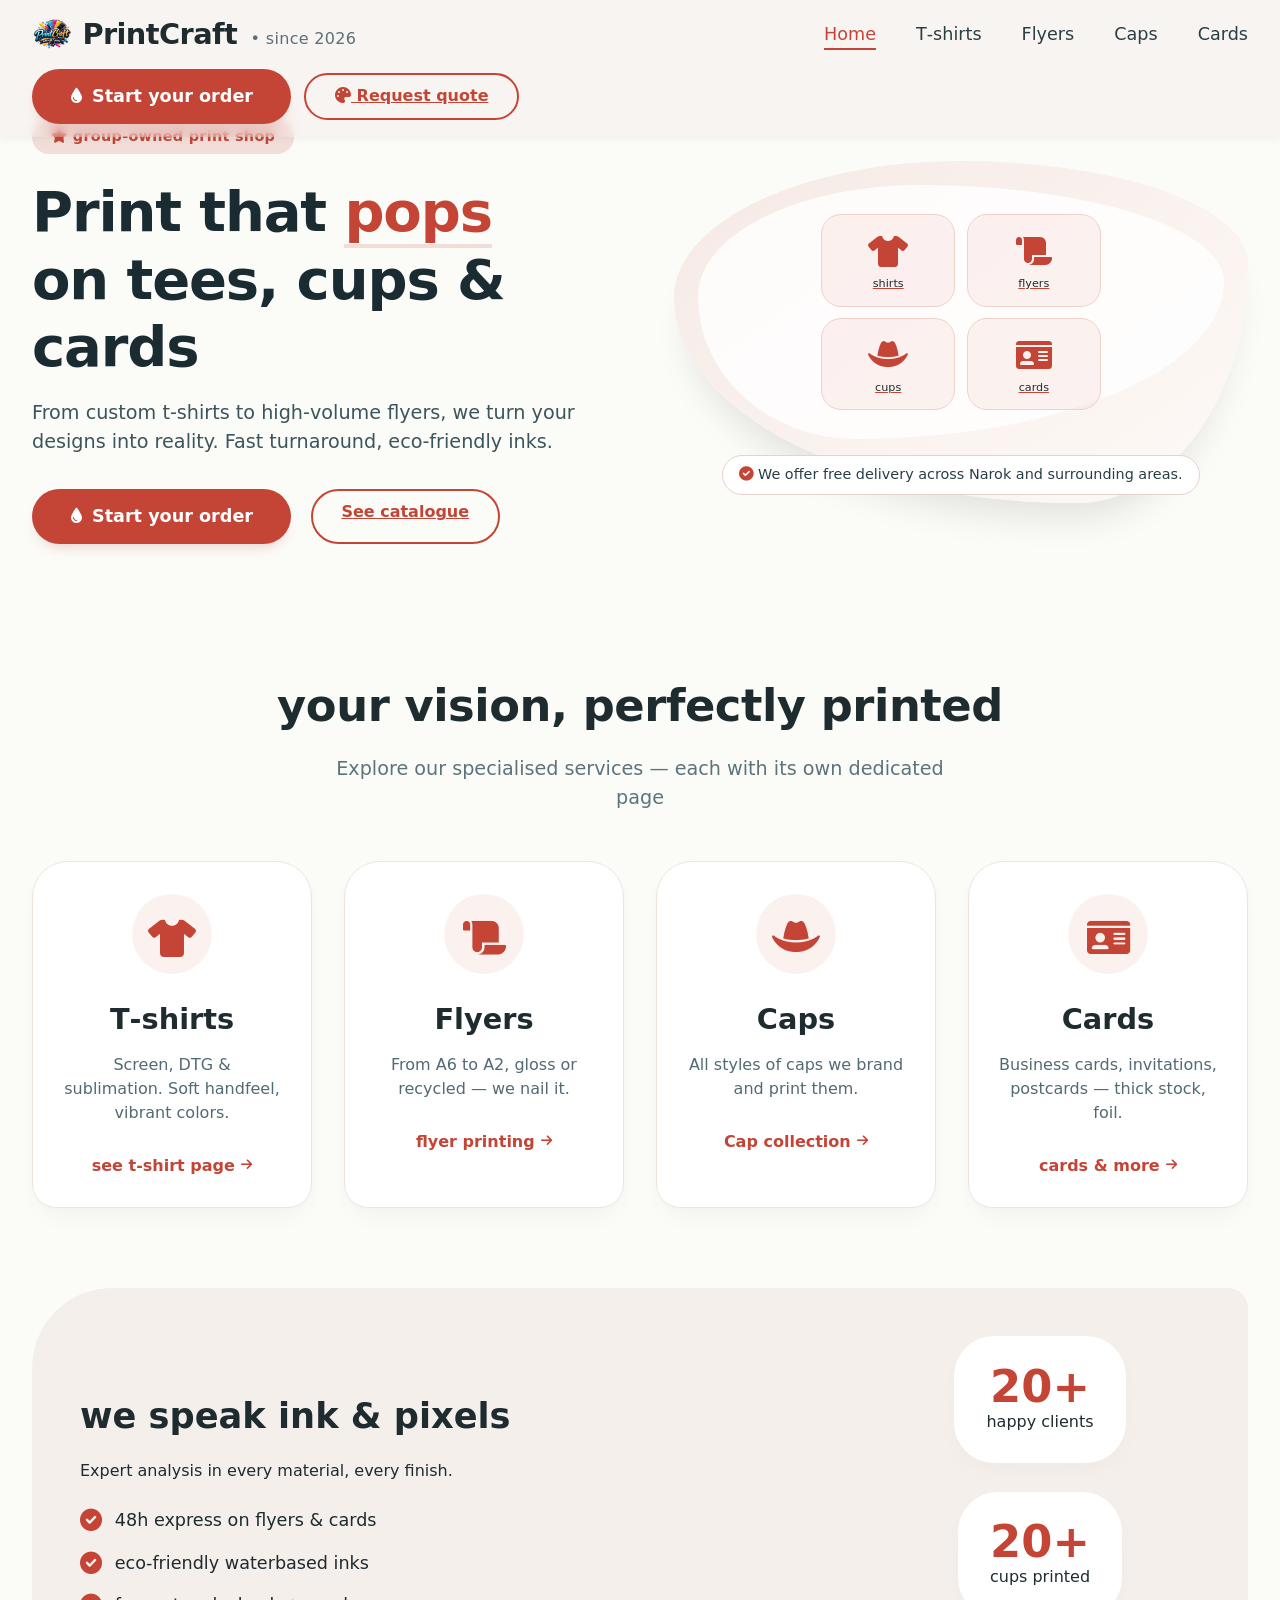
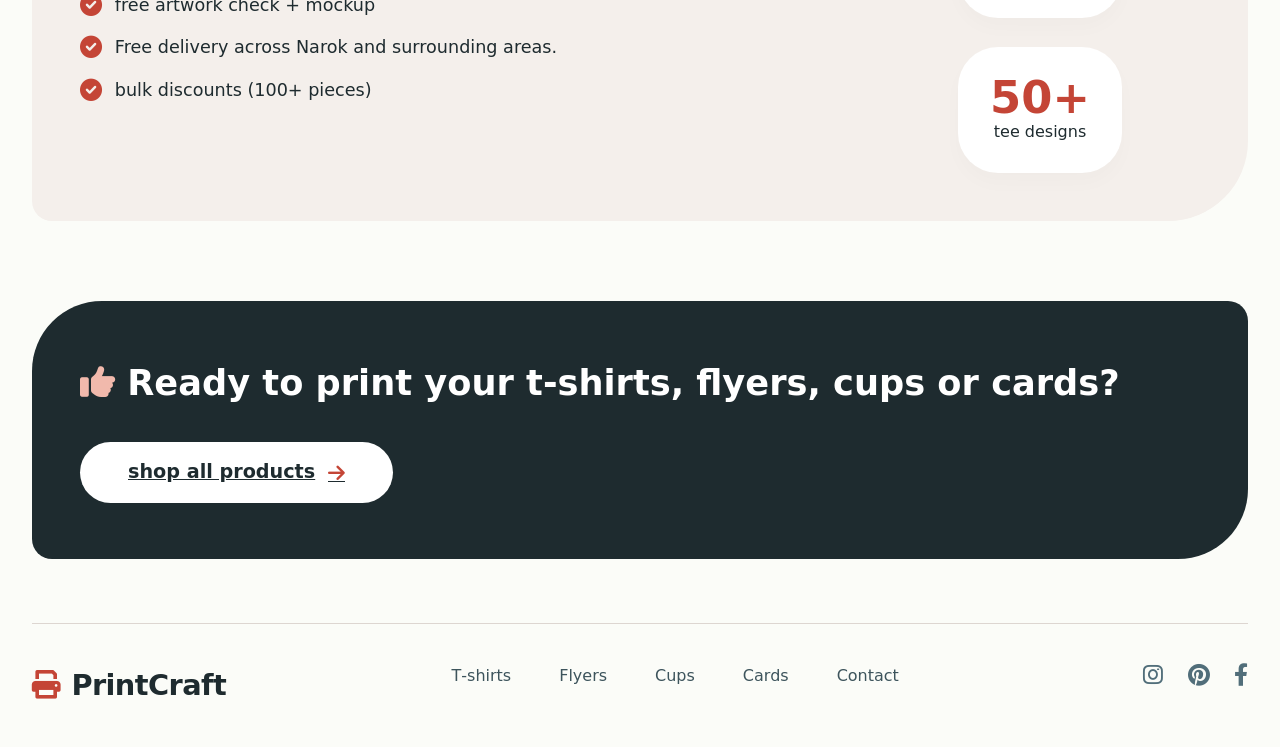
<file: index.html>
<!DOCTYPE html>
<html lang="en">

<head>
  <meta charset="UTF-8">
  <meta name="viewport" content="width=device-width, initial-scale=1.0">
  <title>PrintCraft · Instant printing</title>

  <link rel="stylesheet" href="style.css">
  <link rel="stylesheet" href="https://cdnjs.cloudflare.com/ajax/libs/font-awesome/6.0.0-beta3/css/all.min.css">
</head>

<body>
  <div class="container">

    <nav class="navbar">
  <div class="logo">
    <img src="/images/image-fotor-bg-remover-2026031515543.png" alt="PrintCraft Logo" width="40" height="40">
    <span>PrintCraft <small>• since 2026</small></span>
  </div>

  <!-- Hidden checkbox for mobile menu -->
  <input type="checkbox" id="menuToggle" class="menu-toggle-checkbox">

  <!-- Menu icon (label for checkbox) -->
  <label for="menuToggle" class="menu-icon">
    <i class="fas fa-bars"></i>
  </label>

  <ul class="nav-links">
    <li><a href="index.html" class="active">Home</a></li>
    <li><a href="t-shirts.html">T‑shirts</a></li>
    <li><a href="flyers.html">Flyers</a></li>
    <li><a href="caps.html">Caps</a></li>
    <li><a href="cards.html">Cards</a></li>
    <!-- Mobile buttons -->
    <li class="mobile-only"><a href="t-shirts.html" class="btn-primary mobile-btn"><i class="fas fa-droplet"></i>
        Start your order</a></li>
    <li class="mobile-only"><a
        href="https://wa.me/0116318338?text=Hello%2C%20I'd%20like%20to%20request%20a%20quote%20for%20printing%20services"
        class="btn-outline mobile-btn" target="_blank"><i class="fas fa-palette"></i> Request quote</a></li>
  </ul>

  <!-- Desktop buttons -->
  <div class="desktop-buttons">
    <a href="t-shirts.html" class="btn-primary"><i class="fas fa-droplet"></i> Start your order</a>
    <a href="https://wa.me/0116318338?text=Hello%2C%20I'd%20like%20to%20request%20a%20quote%20for%20printing%20services"
      class="btn-outline" target="_blank"><i class="fas fa-palette"></i> Request quote</a>
  </div>
</nav>
    <!-- hero section -->
    <div class="hero">
      <div class="hero-content">
        <span class="badge"><i class="fas fa-star"></i> group-owned print shop</span>
        <h1>Print that <i>pops</i> <br>on tees, cups & cards</h1>
        <p>From custom t‑shirts to high‑volume flyers, we turn your designs into reality. Fast turnaround, eco‑friendly
          inks.</p>
        <div class="hero-cta">
          <a href="t-shirts.html" class="btn-primary"><i class="fas fa-droplet"></i> Start your order</a>
          <a href="t-shirts.html" class="btn-outline">See catalogue</a>
        </div>
      </div>
      <div class="hero-image">
        <div class="print-mock">
          <div class="mock-grid">
            <a href="/t-shirts.html" class="mock-item"><i class="fas fa-tshirt"></i><span>shirts</span></a>
            <a href="/flyers.html" class="mock-item"><i class="fas fa-scroll"></i><span>flyers</span></a>
            <a href="/cards.html" class="mock-item"><i class="fas fa-hat-cowboy"></i><span>cups</span></a>
            <a href="/cards.html" class="mock-item"><i class="fas fa-id-card"></i><span>cards</span></a>
          </div>
        </div>
        <div class="image-note">
          <i class="fas fa-check-circle" style="color:#c44536;"></i> We offer free delivery across Narok and surrounding
          areas.
        </div>
      </div>
    </div>


    <!-- services grid -->
    <div class="section-header">
      <h2>your vision, perfectly printed</h2>
      <p>Explore our specialised services — each with its own dedicated page</p>
    </div>

    <div class="services-grid">
      <!-- T-SHIRTS card -->
      <div class="service-card">
        <div class="service-icon"><i class="fas fa-tshirt"></i></div>
        <h3>T‑shirts</h3>
        <p>Screen, DTG & sublimation. Soft handfeel, vibrant colors.</p>
        <a href="t-shirts.html" class="card-link">see t‑shirt page <i class="fas fa-arrow-right"></i></a>
      </div>
      <!-- FLYERS card -->
      <div class="service-card">
        <div class="service-icon"><i class="fas fa-scroll"></i></div>
        <h3>Flyers</h3>
        <p>From A6 to A2, gloss or recycled — we nail it.</p>
        <a href="flyers.html" class="card-link">flyer printing <i class="fas fa-arrow-right"></i></a>
      </div>
      <!-- CUPS card -->
      <div class="service-card">
        <div class="service-icon">
          <i class="fas fa-hat-cowboy"></i>
        </div>
      
        <h3>Caps</h3>
        <p>All styles of caps we brand and print them.</p>
      
        <a href="caps.html" class="card-link">
          Cap collection <i class="fas fa-arrow-right"></i>
        </a>
      </div>
      <!-- CARDS card -->
      <div class="service-card">
        <div class="service-icon"><i class="fas fa-id-card"></i></div>
        <h3>Cards</h3>
        <p>Business cards, invitations, postcards — thick stock, foil.</p>
        <a href="cards.html" class="card-link">cards & more <i class="fas fa-arrow-right"></i></a>
      </div>
    </div>

    <!-- feature / why us -->
    <div class="feature-row">
      <div class="feature-text">
        <h3>we speak ink & pixels</h3>
        <p>Expert analysis in every material, every finish.</p>
        <ul>
          <li><i class="fas fa-check-circle"></i> 48h express on flyers & cards</li>
          <li><i class="fas fa-check-circle"></i> eco‑friendly waterbased inks</li>
          <li><i class="fas fa-check-circle"></i> free artwork check + mockup</li>
          <li><i class="fas fa-check-circle"></i> Free delivery across Narok and surrounding areas.</li>
          <li><i class="fas fa-check-circle"></i> bulk discounts (100+ pieces)</li>
        </ul>
      </div>
      <div class="feature-stats">
        <div class="stat">
          <div class="number">20+</div>
          <div>happy clients</div>
        </div>
        <div class="stat">
          <div class="number">20+</div>
          <div>cups printed</div>
        </div>
        <div class="stat">
          <div class="number">50+</div>
          <div>tee designs</div>
        </div>
      </div>
    </div>

    <!-- CTA banner -->
    <div class="cta-banner">
      <h2><i class="fas fa-thumbs-up"></i> Ready to print your t‑shirts, flyers, cups or cards?</h2>
      <a href="t-shirts.html" class="cta-button">shop all products <i class="fas fa-arrow-right"></i></a>
    </div>

    <footer class="footer">
      <div class="logo">
        <i class="fas fa-print"></i>
        <span>PrintCraft</span>
      </div>
      <div class="footer-links">
        <a href="t-shirts.html">T‑shirts</a>
        <a href="flyers.html">Flyers</a>
        <a href="cups.html">Cups</a>
        <a href="cards.html">Cards</a>
        <a href="https://wa.me/0116318338?text=Hello%2C%20I'd%20like%20to%20contact%20PrintCraft"
          target="_blank">Contact</a>
      </div>
      <div class="social">
        <a href="#" target="_blank"><i class="fab fa-instagram"></i></a>
        <a href="#" target="_blank"><i class="fab fa-pinterest"></i></a>
        <a href="#" target="_blank"><i class="fab fa-facebook-f"></i></a>
      </div>
    </footer>
  </div>
</body>

</html>
</file>
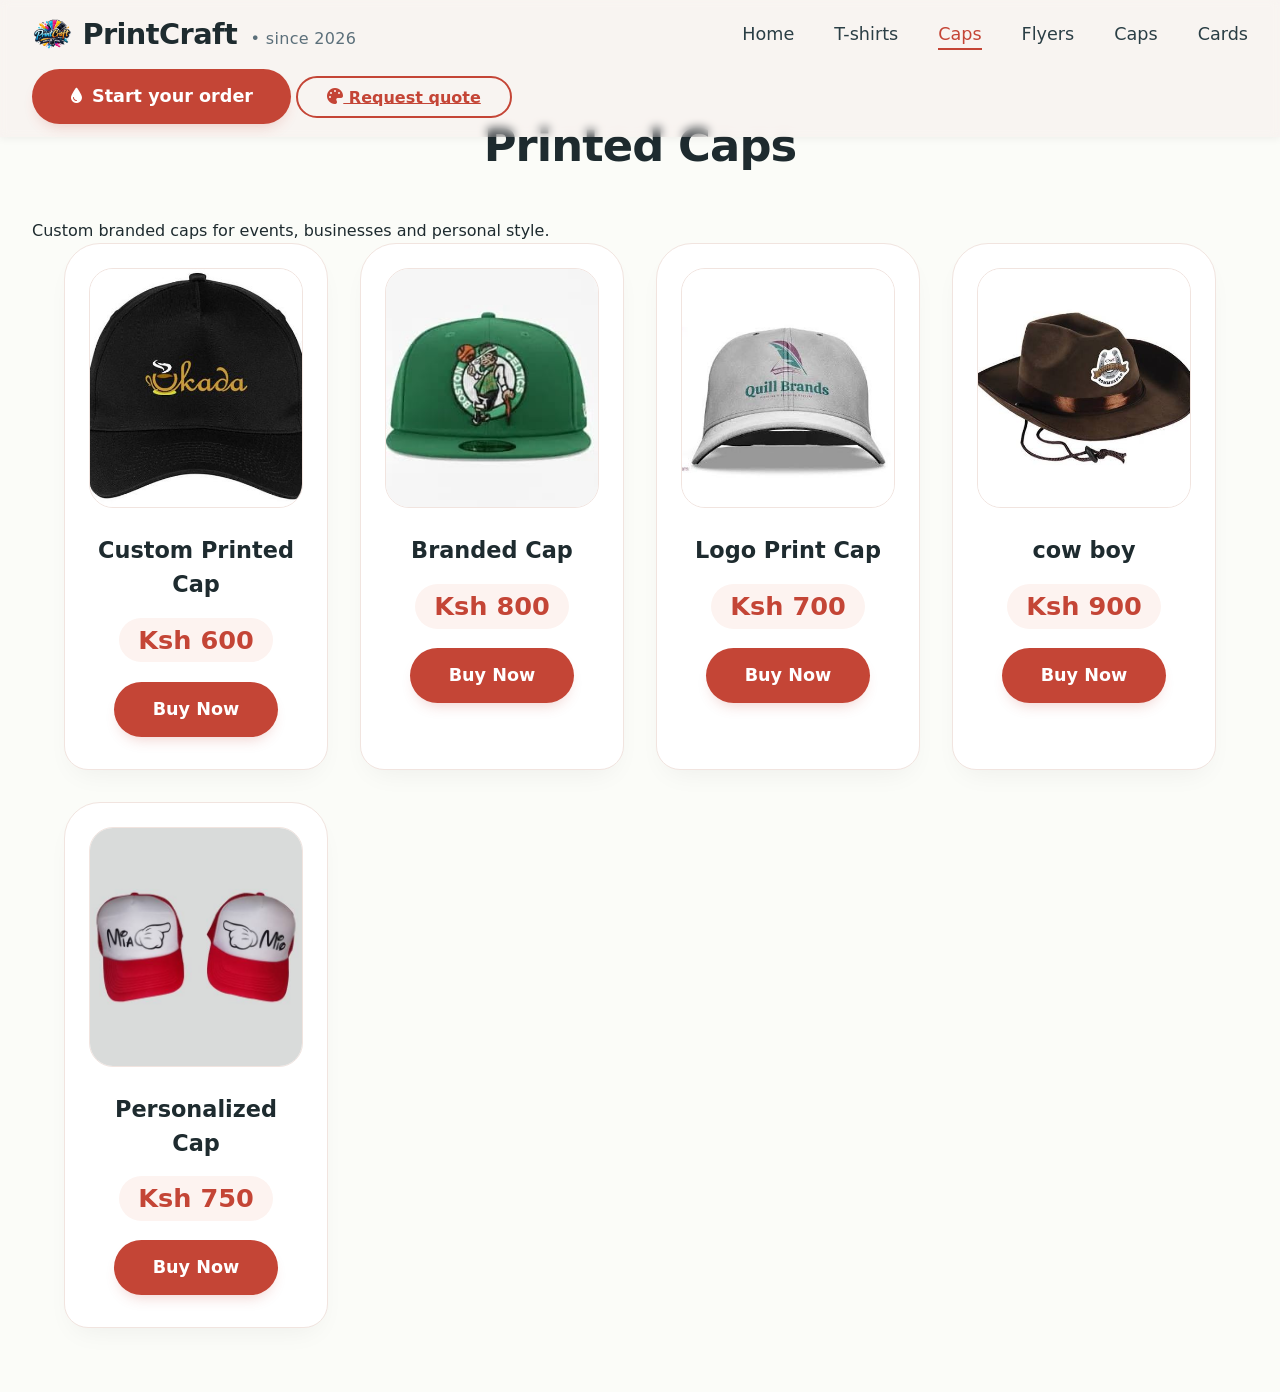
<file: caps.html>
<!DOCTYPE html>
<html lang="en">
<head>
<meta charset="UTF-8">
<meta name="viewport" content="width=device-width, initial-scale=1.0">
<title>Printed Caps | PrintCraft</title>

<link rel="stylesheet" href="style.css">

<link rel="stylesheet" href="https://cdnjs.cloudflare.com/ajax/libs/font-awesome/6.0.0-beta3/css/all.min.css">

</head>

<body>

<!-- NAVBAR -->
<nav class="navbar">

<div class="logo">
<img src="/images/image-fotor-bg-remover-2026031515543.png" alt="PrintCraft Logo" width="40" height="40">
<span>PrintCraft <small>• since 2026</small></span>
</div>

<ul class="nav-links">
<li><a href="index.html">Home</a></li>
<li><a href="t-shirts.html">T-shirts</a></li>
<li><a href="caps.html" class="active">Caps</a></li>
<li><a href="flyers.html">Flyers</a></li>
<li><a href="caps.html">Caps</a></li>
<li><a href="cards.html">Cards</a></li>
</ul>

<div class="nav-buttons">

<a href="https://wa.me/0116318338?text=Hello%20PrintCraft%2C%20I%20want%20to%20start%20an%20order" class="btn-primary">
<i class="fas fa-droplet"></i> Start your order
</a>

<a href="https://wa.me/0116318338?text=Hello%20PrintCraft%2C%20I%20want%20a%20quote" class="btn-outline">
<i class="fas fa-palette"></i> Request quote
</a>

</div>

</nav>


<!-- PAGE CONTENT -->

<div class="container">

<h1 class="page-title">Printed Caps</h1>

<p class="page-subtitle">
Custom branded caps for events, businesses and personal style.
</p>


<!-- PRODUCTS GRID -->

<div class="products-grid">


<!-- PRODUCT 1 -->

<div class="service-card">

<img src="/images/cap 1.jpeg" alt="Custom Cap">

<h3>Custom Printed Cap</h3>

<p class="price">Ksh 600</p>

<a href="https://wa.me/0116318338?text=I'm%20interested%20in%20the%20Custom%20Printed%20Cap%20-%20Ksh%20600"
class="btn-primary"
target="_blank">

Buy Now

</a>

</div>


<!-- PRODUCT 2 -->

<div class="service-card">

<img src="/images/cap m3.jpeg" alt="Branded Cap">

<h3>Branded Cap</h3>

<p class="price">Ksh 800</p>

<a href="https://wa.me/0116318338?text=I'm%20interested%20in%20the%20Branded%20Cap%20-%20Ksh%20800"
class="btn-primary"
target="_blank">

Buy Now

</a>

</div>


<!-- PRODUCT 3 -->

<div class="service-card">

<img src="/images/cap m7.jpeg" alt="Logo Cap">

<h3>Logo Print Cap</h3>

<p class="price">Ksh 700</p>

<a href="https://wa.me/0116318338?text=I'm%20interested%20in%20the%20Logo%20Print%20Cap%20-%20Ksh%20700"
class="btn-primary"
target="_blank">

Buy Now

</a>

</div>


<!-- PRODUCT 4 -->

<div class="service-card">

<img src="/images/cow boy.jpeg" alt="Snapback Cap">

<h3>cow boy</h3>

<p class="price">Ksh 900</p>

<a href="https://wa.me/0116318338?text=I'm%20interested%20in%20the%20Snapback%20Cap%20-%20Ksh%20900"
class="btn-primary"
target="_blank">

Buy Now

</a>

</div>




<!-- PRODUCT 5-->

<div class="service-card">

<img src="images/mia cup.jpeg" alt="Personalized Cap">

<h3>Personalized Cap</h3>

<p class="price">Ksh 750</p>

<a href="https://wa.me/0116318338?text=I'm%20interested%20in%20the%20Personalized%20Cap%20-%20Ksh%20750"
class="btn-primary"
target="_blank">

Buy Now

</a>

</div>


</div>

</div>

</body>
</html>
</file>
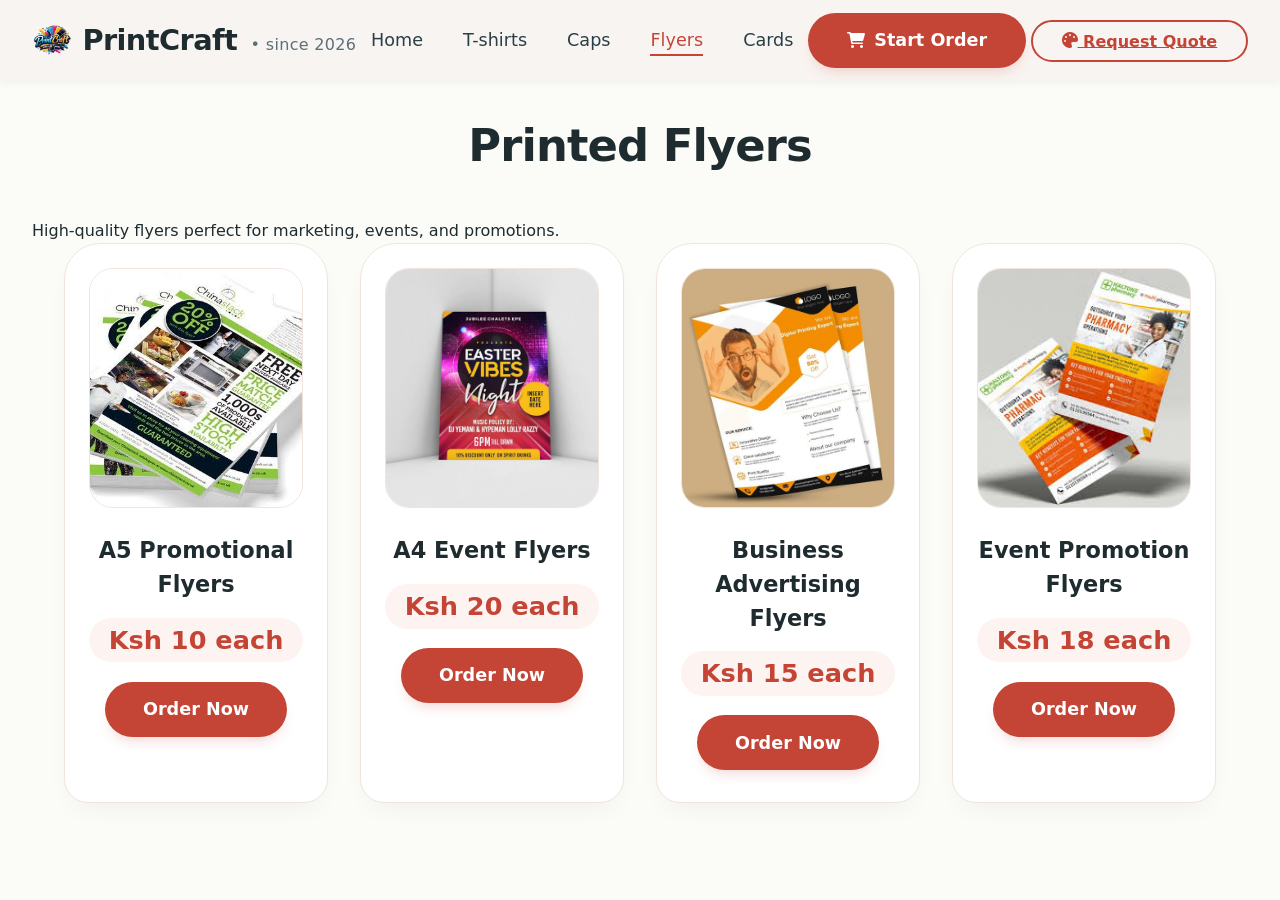
<file: flyers.html>
<!DOCTYPE html>
<html lang="en">

<head>

    <meta charset="UTF-8">
    <meta name="viewport" content="width=device-width, initial-scale=1.0">

    <title>Printed Flyers | PrintCraft</title>

    <link rel="stylesheet" href="style.css">

    <link rel="stylesheet" href="https://cdnjs.cloudflare.com/ajax/libs/font-awesome/6.0.0-beta3/css/all.min.css">

</head>

<body>

    <!-- NAVBAR -->
    <nav class="navbar">

        <div class="logo">
            <img src="/images/image-fotor-bg-remover-2026031515543.png" alt="PrintCraft Logo" width="40" height="40">
            <span>PrintCraft <small>• since 2026</small></span>
        </div>

        <ul class="nav-links">
            <li><a href="index.html">Home</a></li>
            <li><a href="t-shirts.html">T-shirts</a></li>
            <li><a href="caps.html">Caps</a></li>
            <li><a href="flyers.html" class="active">Flyers</a></li>
            <li><a href="cards.html">Cards</a></li>
        </ul>

        <div class="nav-buttons">

            <a href="https://wa.me/254116318338?text=Hello%20PrintCraft%2C%20I%20want%20to%20start%20an%20order"
                class="btn-primary">

                <i class="fas fa-shopping-cart"></i> Start Order

            </a>

            <a href="https://wa.me/254116318338?text=Hello%20PrintCraft%2C%20I%20want%20a%20quote" class="btn-outline">

                <i class="fas fa-palette"></i> Request Quote

            </a>

        </div>

    </nav>


    <!-- PAGE CONTENT -->

    <section class="container">

        <h1 class="page-title">Printed Flyers</h1>

        <p class="page-subtitle">
            High-quality flyers perfect for marketing, events, and promotions.
        </p>


        <!-- PRODUCTS GRID -->

        <div class="products-grid">


            <!-- PRODUCT 1 -->

            <div class="service-card">

                <img src="images/dop 5.jpeg" alt="A5 Flyers">

                <h3>A5 Promotional Flyers</h3>

                <p class="price">Ksh 10 each</p>

                <a href="https://wa.me/254116318338?text=I'm%20interested%20in%20A5%20Promotional%20Flyers"
                    class="btn-primary" target="_blank">

                    Order Now

                </a>

            </div>


            <!-- PRODUCT 2 -->

            <div class="service-card">

                <img src="images/flyer 1.jpeg" alt="A4 Flyers">

                <h3>A4 Event Flyers</h3>

                <p class="price">Ksh 20 each</p>

                <a href="https://wa.me/254116318338?text=I'm%20interested%20in%20A4%20Event%20Flyers"
                    class="btn-primary" target="_blank">

                    Order Now

                </a>

            </div>


            <!-- PRODUCT 3 -->

            <div class="service-card">

                <img src="images/10.jpeg" alt="Business Flyers">

                <h3>Business Advertising Flyers</h3>

                <p class="price">Ksh 15 each</p>

                <a href="https://wa.me/254116318338?text=I'm%20interested%20in%20Business%20Advertising%20Flyers"
                    class="btn-primary" target="_blank">

                    Order Now

                </a>

            </div>


            <!-- PRODUCT 4 -->

            <div class="service-card">

                <img src="images/pham 3.jpeg" alt="Event Flyers">

                <h3>Event Promotion Flyers</h3>

                <p class="price">Ksh 18 each</p>

                <a href="https://wa.me/254116318338?text=I'm%20interested%20in%20Event%20Promotion%20Flyers"
                    class="btn-primary" target="_blank">

                    Order Now

                </a>

            </div>


            </a>

        </div>


        </div>

    </section>

</body>

</html>
</file>
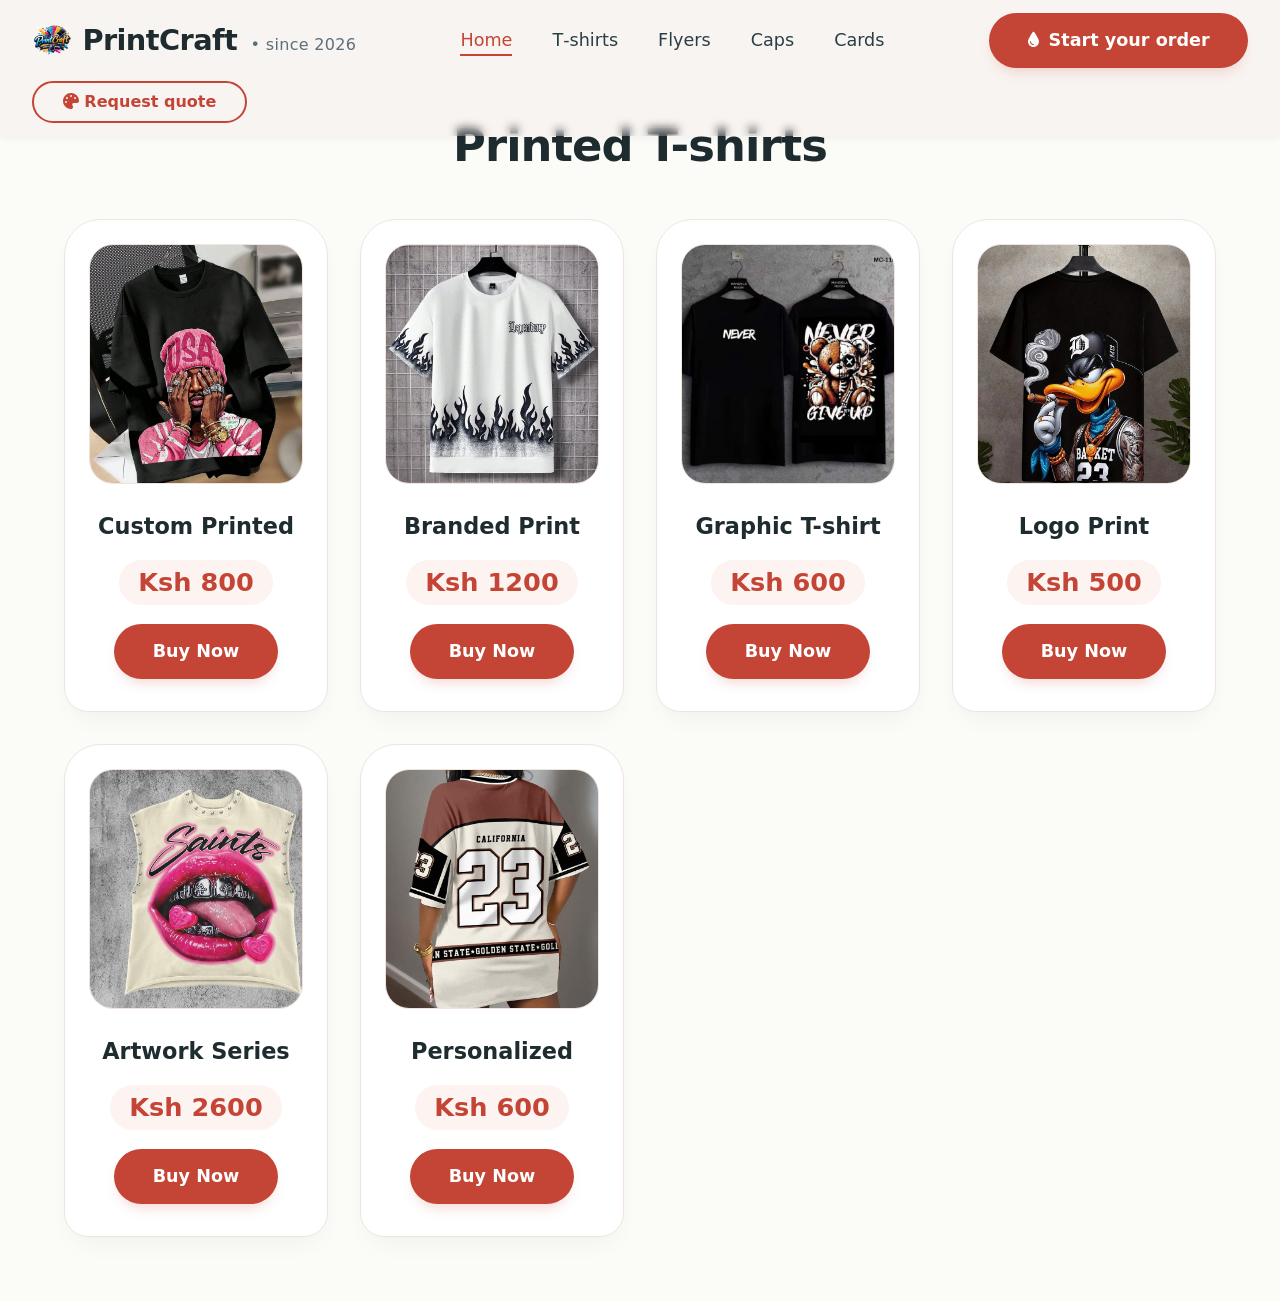
<file: t-shirts.html>
<!DOCTYPE html>
<html>
<head>
    <title>Printed Shirts</title>
    <link rel="stylesheet" href="style.css">
    <link rel="stylesheet" href="https://cdnjs.cloudflare.com/ajax/libs/font-awesome/6.0.0-beta3/css/all.min.css">
</head>
<body>
        <nav class="navbar">
      <div class="logo">
        <img src="/images/image-fotor-bg-remover-2026031515543.png" alt="PrintCraft Logo" width="40" height="40">
        <span>PrintCraft <small>• since 2026</small></span>
      </div>
      <ul class="nav-links">
        <li><a href="index.html" class="active">Home</a></li>
        <li><a href="t-shirts.html">T‑shirts</a></li>
        <li><a href="flyers.html">Flyers</a></li>
        <li><a href="caps.html">Caps</a></li>
        <li><a href="cards.html">Cards</a></li>
      </ul>
       <a href="#" class="btn-primary"><i class="fas fa-droplet"></i> Start your order</a> <!-- still not working -->
      <button class="btn-outline"><i class="fas fa-palette"></i> Request quote</button> <!-- still not working -->
    </nav>
    <div class="container">
        <h1 class="page-title">Printed T-shirts</h1>
        
        <div class="products-grid">
            
            <div class="service-card">
                <img src="images/t-shirt1.jpg" alt="Custom T-shirt">
                <h3>Custom Printed</h3>
                <p>Ksh 800</p>
                <a href="https://wa.me/0116318338?text=I'm%20interested%20in%20the%20Custom%20Printed%20T-shirt%20-%20Ksh%20800" class="btn-primary" target="_blank">Buy Now</a>
            </div>

            <div class="service-card">
                <img src="images/t-shirt2.jpg" alt="Branded T-shirt">
                <h3>Branded Print</h3>
                <p>Ksh 1200</p>
                <a href="https://wa.me/0116318338?text=I'm%20interested%20in%20the%20Branded%20Print%20T-shirt%20-%20Ksh%201200" class="btn-primary" target="_blank">Buy Now</a>
            </div>

            <div class="service-card">
                <img src="images/t-shirt3.jpg" alt="Graphic T-shirt">
                <h3>Graphic T-shirt</h3>
                <p>Ksh 600</p>
                <a href="https://wa.me/0116318338?text=I'm%20interested%20in%20the%20Graphic%20T-shirt%20-%20Ksh%20600" class="btn-primary" target="_blank">Buy Now</a>
            </div>

            <div class="service-card">
                <img src="images/t-shirt4.jpg" alt="Logo T-shirt">
                <h3>Logo Print</h3>
                <p>Ksh 500</p>
                <a href="https://wa.me/0116318338?text=I'm%20interested%20in%20the%20Logo%20Print%20T-shirt%20-%20Ksh%20500" class="btn-primary" target="_blank">Buy Now</a>
            </div>

            <div class="service-card">
                <img src="images/t-shirt5.jpg" alt="Artwork T-shirt">
                <h3>Artwork Series</h3>
                <p>Ksh 2600</p>
                <a href="https://wa.me/0116318338?text=I'm%20interested%20in%20the%20Artwork%20Series%20T-shirt%20-%20Ksh%202600" class="btn-primary" target="_blank">Buy Now</a>
            </div>

            <div class="service-card">
                <img src="images/t-shirt6.jpg" alt="Personalized T-shirt">
                <h3>Personalized</h3>
                <p>Ksh 600</p>
                <a href="https://wa.me/0116318338?text=I'm%20interested%20in%20the%20Personalized%20T-shirt%20-%20Ksh%20600" class="btn-primary" target="_blank">Buy Now</a>
            </div>

        </div>
    </div>
</body>
</html>
</file>
<file: style.css>
* {
    margin: 0;
    padding: 0;
    box-sizing: border-box;
    font-family: 'Inter', system-ui, -apple-system, BlinkMacSystemFont, 'Segoe UI', Roboto, sans-serif;
}

body {
    background-color: #fbfcf8;
    color: #1e2b2f;
    line-height: 1.5;
    padding-top: 80px; /* to prevent content being hidden behind fixed header */
}

/* smooth scroll & container */
html {
    scroll-behavior: smooth;
}

.container {
    max-width: 1280px;
    margin: 0 auto;
    padding: 0 2rem;
}

.navbar {
    display: flex;
    align-items: center;
    justify-content: space-between;
    padding: 0.8rem 2rem;
    flex-wrap: wrap;
    position: fixed;
    top: 0;
    left: 0;
    width: 100%;
    z-index: 1000;
    background: rgba(237, 216, 216, 0.2); /* 80% transparent */
    backdrop-filter: blur(5px);
    box-shadow: 0 2px 8px rgba(0,0,0,0.05);
    gap: 0.8rem;
}

/* Desktop buttons container */
.desktop-buttons {
    display: flex;
    gap: 0.8rem;
    align-items: center;
}

/* Mobile menu elements - hidden by default on desktop */
.menu-toggle-checkbox,
.menu-icon,
.mobile-only {
    display: none;
}

.logo {
    display: flex;
    align-items: center;
    gap: 0.65rem;
}

.logo i {
    font-size: 2.2rem;
    color: #c44536; /* terracotta accent */
}

.logo span {
    font-weight: 700;
    font-size: 1.8rem;
    letter-spacing: -0.02em;
    color: #1e2b2f;
}

.logo span small {
    font-weight: 400;
    font-size: 1rem;
    color: #5b6f7a;
    letter-spacing: 0.02em;
    margin-left: 0.25rem;
}

.nav-links {
    display: flex;
    gap: 2.5rem;
    list-style: none;
    align-items: center;
}

.nav-links a {
    text-decoration: none;
    font-weight: 500;
    color: #2a3e45;
    font-size: 1.1rem;
    transition: color 0.2s;
    border-bottom: 2px solid transparent;
    padding-bottom: 4px;
}

.nav-links a:hover,
.nav-links a.active {
    color: #c44536;
    border-bottom-color: #c44536;
}

.btn-outline {
    border: 2px solid #c44536;
    background: transparent;
    padding: 0.6rem 1.8rem;
    border-radius: 40px;
    font-weight: 600;
    font-size: 1rem;
    color: #c44536;
    cursor: pointer;
    transition: 0.2s;
}

.btn-outline:hover {
    background: #c44536;
    color: white;
}

/* hero */
.hero {
    display: flex;
    align-items: center;
    justify-content: space-between;
    gap: 3rem;
    padding: 2.5rem 0 4rem 0;
    flex-wrap: wrap;
}

.hero-content {
    flex: 1 1 380px;
}

.hero-content .badge {
    background: #f1ded9;
    color: #c44536;
    font-weight: 600;
    font-size: 0.9rem;
    padding: 0.4rem 1.2rem;
    border-radius: 30px;
    display: inline-block;
    margin-bottom: 1.5rem;
    letter-spacing: 0.3px;
}

.hero-content h1 {
    font-size: 3.5rem;
    font-weight: 800;
    line-height: 1.2;
    letter-spacing: -0.02em;
    color: #1a2c32;
    margin-bottom: 1.2rem;
}

.hero-content h1 i {
    color: #c44536;
    font-style: normal;
    border-bottom: 4px solid #f1ded9;
}

.hero-content p {
    font-size: 1.2rem;
    color: #3c545c;
    max-width: 550px;
    margin-bottom: 2rem;
}

.hero-cta {
    display: flex;
    gap: 1.2rem;
    flex-wrap: wrap;
}

.btn-primary {
    background: #c44536;
    border: none;
    color: white;
    font-weight: 600;
    padding: 0.9rem 2.4rem;
    border-radius: 40px;
    font-size: 1.1rem;
    display: inline-flex;
    align-items: center;
    gap: 0.6rem;
    cursor: pointer;
    transition: background 0.2s, transform 0.1s;
    box-shadow: 0 8px 14px -6px rgba(196, 69, 54, 0.25);
    text-decoration: none;
}

.btn-primary i {
    font-size: 1rem;
}

.btn-primary:hover {
    background: #a73527;
}

.hero-image {
    flex: 1 1 360px;
    background: linear-gradient(145deg, #f5e9e5, #fefaf7);
    border-radius: 50% 50% 30% 70% / 40% 30% 70% 60%;
    padding: 1.5rem 1.5rem 0 1.5rem;
    box-shadow: 0 30px 35px -15px rgba(0,0,0,0.1);
    text-align: center;
}

.hero-image img {
    max-width: 100%;
    height: auto;
    display: block;
    filter: drop-shadow(0 8px 14px rgba(0,0,0,0.05));
}

.hero-image .image-note {
    background: white;
    padding: 0.5rem 1rem;
    border-radius: 50px;
    display: inline-block;
    margin: 1rem 0 0.5rem;
    font-weight: 500;
    font-size: 0.9rem;
    color: #2a3e45;
    border: 1px solid #e6d3cd;
}

/* featured specialties (icons) */
.specialties {
    display: flex;
    flex-wrap: wrap;
    justify-content: center;
    gap: 2.5rem 4rem;
    margin: 3rem 0 2rem;
    padding: 2rem 0;
    border-top: 2px dashed #d9cfc9;
    border-bottom: 2px dashed #d9cfc9;
}

.specialty-item {
    display: flex;
    align-items: center;
    gap: 0.8rem;
    font-size: 1.2rem;
    font-weight: 500;
    background: white;
    padding: 0.5rem 1.8rem 0.5rem 1.2rem;
    border-radius: 60px;
    box-shadow: 0 4px 8px rgba(0,0,0,0.02);
}

.specialty-item i {
    font-size: 2rem;
    color: #c44536;
}

/* services grid (dedicated pages teaser) */
.section-header {
    text-align: center;
    margin: 4rem 0 2.5rem;
}

.section-header h2 {
    font-size: 2.8rem;
    font-weight: 700;
    color: #1e2b2f;
    letter-spacing: -0.01em;
}

.section-header p {
    font-size: 1.2rem;
    color: #5d737c;
    max-width: 650px;
    margin: 1rem auto 0;
}

.services-grid {
    display: grid;
    grid-template-columns: repeat(auto-fit, minmax(230px, 1fr));
    gap: 2rem;
    margin: 3rem 0 4rem;
}

.service-card {
    background: white;
    border-radius: 36px 36px 24px 24px;
    padding: 2rem 1.8rem 1.8rem;
    box-shadow: 0 12px 28px -10px rgba(0,0,0,0.06);
    transition: all 0.25s;
    border: 1px solid #f1e4df;
    text-align: center;
    cursor: default;
}

.service-card:hover {
    transform: translateY(-8px);
    box-shadow: 0 24px 36px -12px rgba(196, 69, 54, 0.15);
    border-color: #c4453630;
}

.service-icon {
    background: #fbf2ef;
    width: 80px;
    height: 80px;
    line-height: 90px;
    border-radius: 50%;
    margin: 0 auto 1.5rem;
    color: #c44536;
    font-size: 2.4rem;
    transition: 0.2s;
}

.service-card:hover .service-icon {
    background: #c44536;
    color: white;
}

.service-card h3 {
    font-size: 1.8rem;
    font-weight: 700;
    margin-bottom: 0.75rem;
    color: #1e2b2f;
}

.service-card p {
    color: #526a73;
    margin-bottom: 1.8rem;
    font-size: 1rem;
}

.card-link {
    text-decoration: none;
    font-weight: 600;
    color: #c44536;
    display: inline-flex;
    align-items: center;
    gap: 0.4rem;
    border-bottom: 1.5px solid transparent;
    transition: border 0.2s;
}

.card-link i {
    font-size: 0.8rem;
    transition: transform 0.2s;
}

.card-link:hover {
    border-bottom-color: #c44536;
}

.card-link:hover i {
    transform: translateX(4px);
}

/* Styles for the t-shirts things  */
.page-title {
    text-align: center;
    font-size: 2.8rem;
    font-weight: 800;
    color: #1e2b2f;
    margin: 2rem 0 2.5rem;
    letter-spacing: -0.02em;
}

.products-grid {
    display: grid;
    grid-template-columns: repeat(auto-fit, minmax(260px, 1fr));
    gap: 2rem;
    max-width: 1280px;
    margin: 0 auto;
    padding: 0 2rem 4rem;
}

/* Reusing the cards */
.products-grid .service-card {
    padding: 1.5rem 1.5rem 2rem;
    cursor: pointer;
}

.products-grid .service-card img {
    width: 100%;
    height: 240px;
    object-fit: cover;
    border-radius: 24px;
    margin-bottom: 1.2rem;
    background: #f5f0ed;
    border: 1px solid #f1e4df;
    transition: transform 0.3s ease;
}

.products-grid .service-card:hover img {
    transform: scale(1.02);
}

.products-grid .service-card h3 {
    font-size: 1.4rem;
    margin-bottom: 0.5rem;
}

.products-grid .service-card p {
    color: #526a73;
    margin-bottom: 0.8rem;
    font-size: 1rem;
}

.products-grid .service-card p:last-of-type {
    font-size: 1.6rem;
    font-weight: 800;
    color: #c44536;
    margin: 0.5rem 0 1.2rem;
    background: #fdf3f0;
    padding: 0.2rem 1.2rem;
    border-radius: 30px;
    display: inline-block;
}

.products-grid .service-card button {
    background: #c44536;
    color: white;
    border: none;
    padding: 0.8rem 2rem;
    border-radius: 40px;
    font-weight: 600;
    font-size: 1rem;
    cursor: pointer;
    transition: all 0.2s ease;
    box-shadow: 0 6px 12px -4px rgba(196, 69, 54, 0.3);
    width: 100%;
    max-width: 180px;
}

.products-grid .service-card button:hover {
    background: #a73527;
    transform: translateY(-2px);
    box-shadow: 0 10px 20px -6px rgba(196, 69, 54, 0.5);
}

/* featured promo  */
.feature-row {
    display: flex;
    gap: 3rem;
    align-items: center;
    margin: 5rem 0;
    flex-wrap: wrap;
    background: #f4efeb;
    border-radius: 80px 20px 80px 20px;
    padding: 3rem 3rem;
}

.feature-text {
    flex: 1 1 280px;
}

.feature-text h3 {
    font-size: 2.2rem;
    font-weight: 700;
    margin-bottom: 1rem;
}

.feature-text ul {
    list-style: none;
    margin-top: 1.5rem;
}

.feature-text li {
    margin-bottom: 1rem;
    display: flex;
    align-items: center;
    gap: 0.8rem;
    font-size: 1.1rem;
}

.feature-text i.fa-check-circle {
    color: #c44536;
    font-size: 1.4rem;
}

.feature-stats {
    flex: 0 1 320px;
    display: flex;
    flex-wrap: wrap;
    gap: 1.8rem;
    justify-content: center;
}

.stat {
    background: white;
    border-radius: 40px;
    padding: 1.8rem 2rem;
    min-width: 140px;
    text-align: center;
    box-shadow: 0 10px 20px rgba(0,0,0,0.02);
}

.stat .number {
    font-size: 2.8rem;
    font-weight: 800;
    color: #c44536;
    line-height: 1;
}

/* CTA banner */
.cta-banner {
    background: #1e2b2f;
    color: white;
    border-radius: 70px 20px 70px 20px;
    padding: 3.5rem 3rem;
    display: flex;
    align-items: center;
    justify-content: space-between;
    flex-wrap: wrap;
    gap: 2rem;
    margin: 5rem 0 4rem;
}

.cta-banner h2 {
    font-size: 2.2rem;
    font-weight: 700;
}

.cta-banner h2 i {
    color: #f1b9ac;
}

.cta-button {
    background: white;
    border: none;
    padding: 1rem 3rem;
    border-radius: 60px;
    font-weight: 700;
    font-size: 1.2rem;
    color: #1e2b2f;
    display: inline-flex;
    align-items: center;
    gap: 0.8rem;
    transition: 0.2s;
    cursor: pointer;
}

.cta-button i {
    color: #c44536;
}

.cta-button:hover {
    background: #c44536;
    color: white;
}

.cta-button:hover i {
    color: white;
}

/* footer */
.footer {
    border-top: 1px solid #ddd6d1;
    padding: 2.5rem 0;
    margin-top: 2rem;
    display: flex;
    justify-content: space-between;
    flex-wrap: wrap;
    gap: 2rem;
    color: #3d545c;
}

.footer .logo i {
    font-size: 1.8rem;
}

.footer-links {
    display: flex;
    gap: 3rem;
    flex-wrap: wrap;
}

.footer-links a {
    text-decoration: none;
    color: #3d545c;
    font-weight: 500;
}

.footer-links a:hover {
    color: #c44536;
}

.social i {
    font-size: 1.4rem;
    margin-left: 1.2rem;
    color: #516e7a;
    transition: color 0.2s;
}

.social i:hover {
    color: #c44536;
}

/* placeholder image style */
.print-mock {
    background: #ffffffd6;
    border-radius: 42% 58% 70% 30% / 44% 38% 62% 56%;
    padding: 1.8rem 1rem;
}

.mock-grid {
    display: grid;
    grid-template-columns: 1fr 1fr;
    gap: 0.7rem;
    max-width: 280px;
    margin: 0 auto;
}

.mock-item {
    background: #c4453610;
    border-radius: 20px;
    padding: 0.8rem;
    font-size: 2rem;
    color: #c44536;
    border: 1px solid #f1d2c9;
}

.mock-item span {
    font-size: 0.7rem;
    display: block;
    color: #1e2b2f;
}

/* ===== MOBILE RESPONSIVE WITH DROPDOWN MENU ===== */
@media (max-width: 700px) {
    /* Show mobile menu elements */
    .menu-icon {
        display: block;
        font-size: 2rem;
        color: #c44536;
        cursor: pointer;
        z-index: 1001;
        position: absolute;
        right: 2rem;
        top: 0.8rem;
    }
    
    .menu-toggle-checkbox {
        display: block;
        position: absolute;
        opacity: 0;
        width: 0;
        height: 0;
    }
    
    .mobile-only {
        display: block;
        width: 100%;
    }
    
    /* Hide desktop buttons */
    .desktop-buttons {
        display: none;
    }
    
    /* Adjust navbar for mobile */
    .navbar {
        flex-direction: row;
        align-items: center;
        justify-content: space-between;
        padding: 0.8rem 2rem;
        flex-wrap: nowrap;
        position: relative; /* Changed from fixed for better mobile experience */
    }
    
    /* Navigation links - hidden by default */
    .nav-links {
        display: none;
        flex-direction: column;
        position: absolute;
        top: 100%;
        left: 0;
        width: 100%;
        background: rgba(237, 216, 216, 0.95);
        backdrop-filter: blur(10px);
        padding: 1.5rem 2rem;
        gap: 1rem;
        box-shadow: 0 4px 8px rgba(0,0,0,0.1);
        z-index: 999;
    }
    
    /* Show menu when checkbox is checked */
    .menu-toggle-checkbox:checked ~ .nav-links {
        display: flex;
    }
    
    /* Change icon when menu is open (bars to times) */
    .menu-toggle-checkbox:checked + .menu-icon i::before {
        content: "\f00d"; /* Font Awesome 'times' icon */
    }
    
    /* Style mobile nav items */
    .nav-links li {
        width: 100%;
        text-align: left;
    }
    
    .nav-links a {
        display: block;
        padding: 0.8rem 0;
        font-size: 1.2rem;
        border-bottom: 1px solid rgba(196, 69, 54, 0.2);
    }
    
    /* Mobile button styles */
    .mobile-btn {
        width: 100%;
        margin: 0.3rem 0;
        text-align: center;
        justify-content: center;
    }
    
    .nav-links .btn-primary,
    .nav-links .btn-outline {
        margin-top: 0.5rem;
    }
    
    /* Keep your existing mobile styles */
    .hero-content h1 {
        font-size: 2.6rem;
    }
    
    .section-header h2 {
        font-size: 2.2rem;
    }
    
    .feature-row {
        border-radius: 40px;
        padding: 2rem;
    }
    
    .cta-banner {
        flex-direction: column;
        text-align: center;
    }
    
    /* Adjust body padding for mobile */
    body {
        padding-top: 70px;
    }
}

/* Extra small devices */
@media (max-width: 480px) {
    .logo span {
        font-size: 1.4rem;
    }
    
    .logo span small {
        font-size: 0.8rem;
    }
    
    .logo i {
        font-size: 1.8rem;
    }

}
</file>
